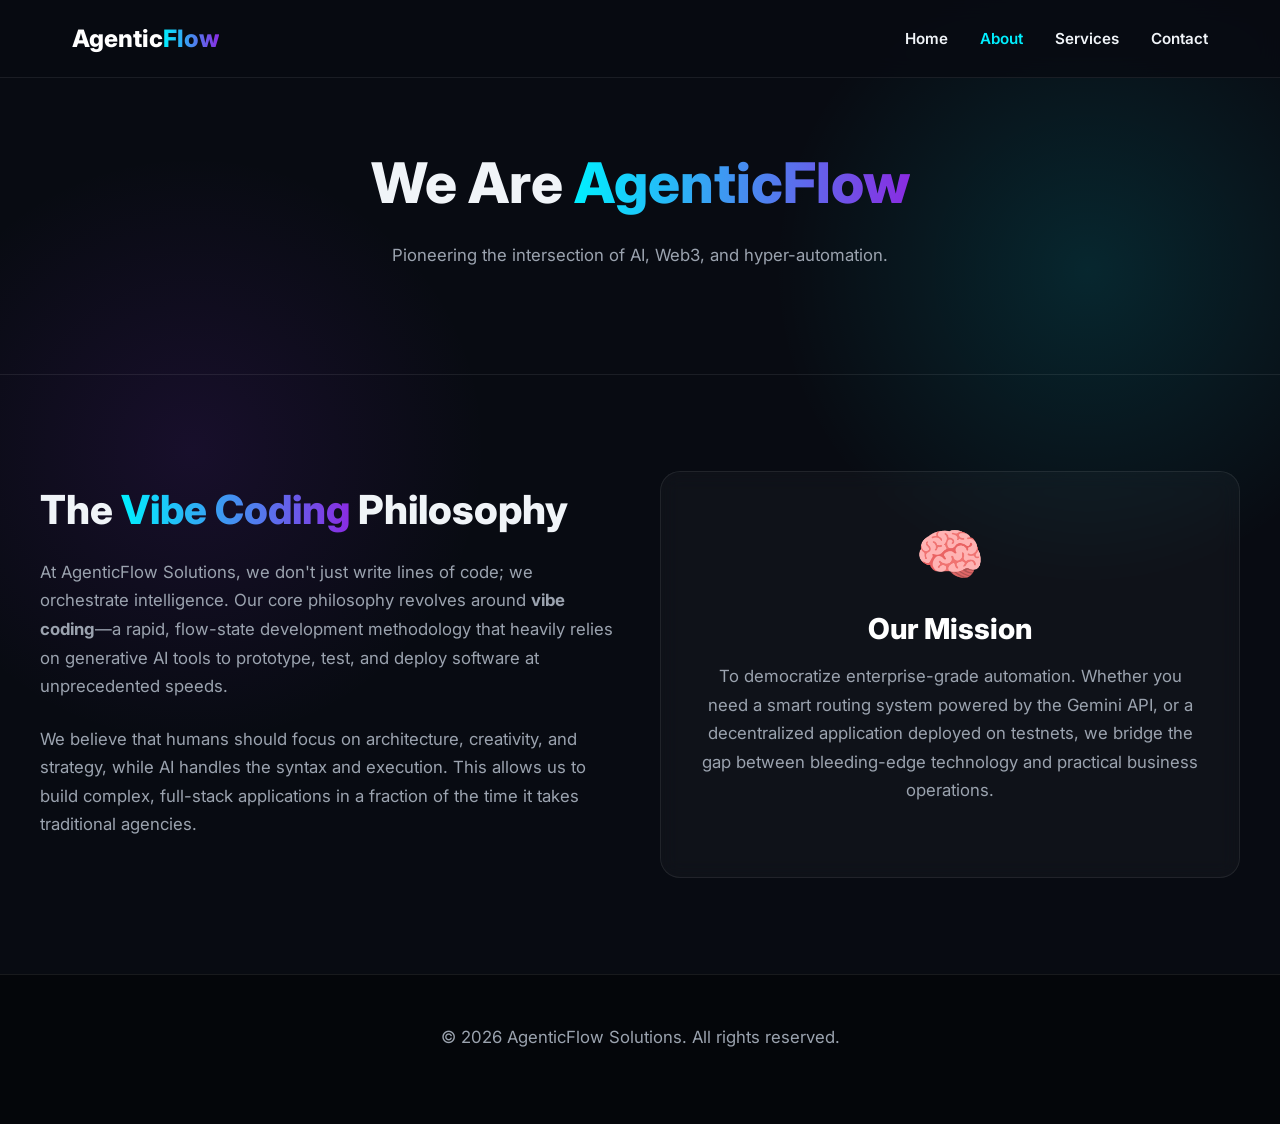
<file: about.html>
<!DOCTYPE html>
<html lang="en">
<head>
    <meta charset="UTF-8">
    <meta name="viewport" content="width=device-width, initial-scale=1.0">
    <title>About Us | AgenticFlow Solutions</title>
    <link href="https://fonts.googleapis.com/css2?family=Inter:wght@300;400;600;800&display=swap" rel="stylesheet">
    <link rel="stylesheet" href="style.css">
</head>
<body>
    <nav>
        <div class="container nav-content">
            <div class="logo">Agentic<span class="highlight">Flow</span></div>
            <div class="nav-links">
                <a href="index.html">Home</a>
                <a href="about.html" class="active">About</a>
                <a href="services.html">Services</a>
                <a href="contact.html">Contact</a>
            </div>
        </div>
    </nav>

    <header class="page-header hidden">
        <div class="container">
            <h1>We Are <span class="highlight">AgenticFlow</span></h1>
            <p>Pioneering the intersection of AI, Web3, and hyper-automation.</p>
        </div>
    </header>

    <section class="content-section container hidden">
        <div class="grid" style="grid-template-columns: 1fr 1fr; align-items: center;">
            <div>
                <h2 style="font-size: 2.5rem; margin-bottom: 1.5rem;">The <span class="highlight">Vibe Coding</span> Philosophy</h2>
                <p>At AgenticFlow Solutions, we don't just write lines of code; we orchestrate intelligence. Our core philosophy revolves around <strong>vibe coding</strong>—a rapid, flow-state development methodology that heavily relies on generative AI tools to prototype, test, and deploy software at unprecedented speeds.</p>
                <p>We believe that humans should focus on architecture, creativity, and strategy, while AI handles the syntax and execution. This allows us to build complex, full-stack applications in a fraction of the time it takes traditional agencies.</p>
            </div>
            <div class="card" style="text-align: center;">
                <div class="card-icon">🧠</div>
                <h3 style="margin-bottom: 1rem;">Our Mission</h3>
                <p>To democratize enterprise-grade automation. Whether you need a smart routing system powered by the Gemini API, or a decentralized application deployed on testnets, we bridge the gap between bleeding-edge technology and practical business operations.</p>
            </div>
        </div>
    </section>

    <footer><div class="container"><p>© 2026 AgenticFlow Solutions. All rights reserved.</p></div></footer>
    <script src="script.js"></script>
</body>
</html>
</file>
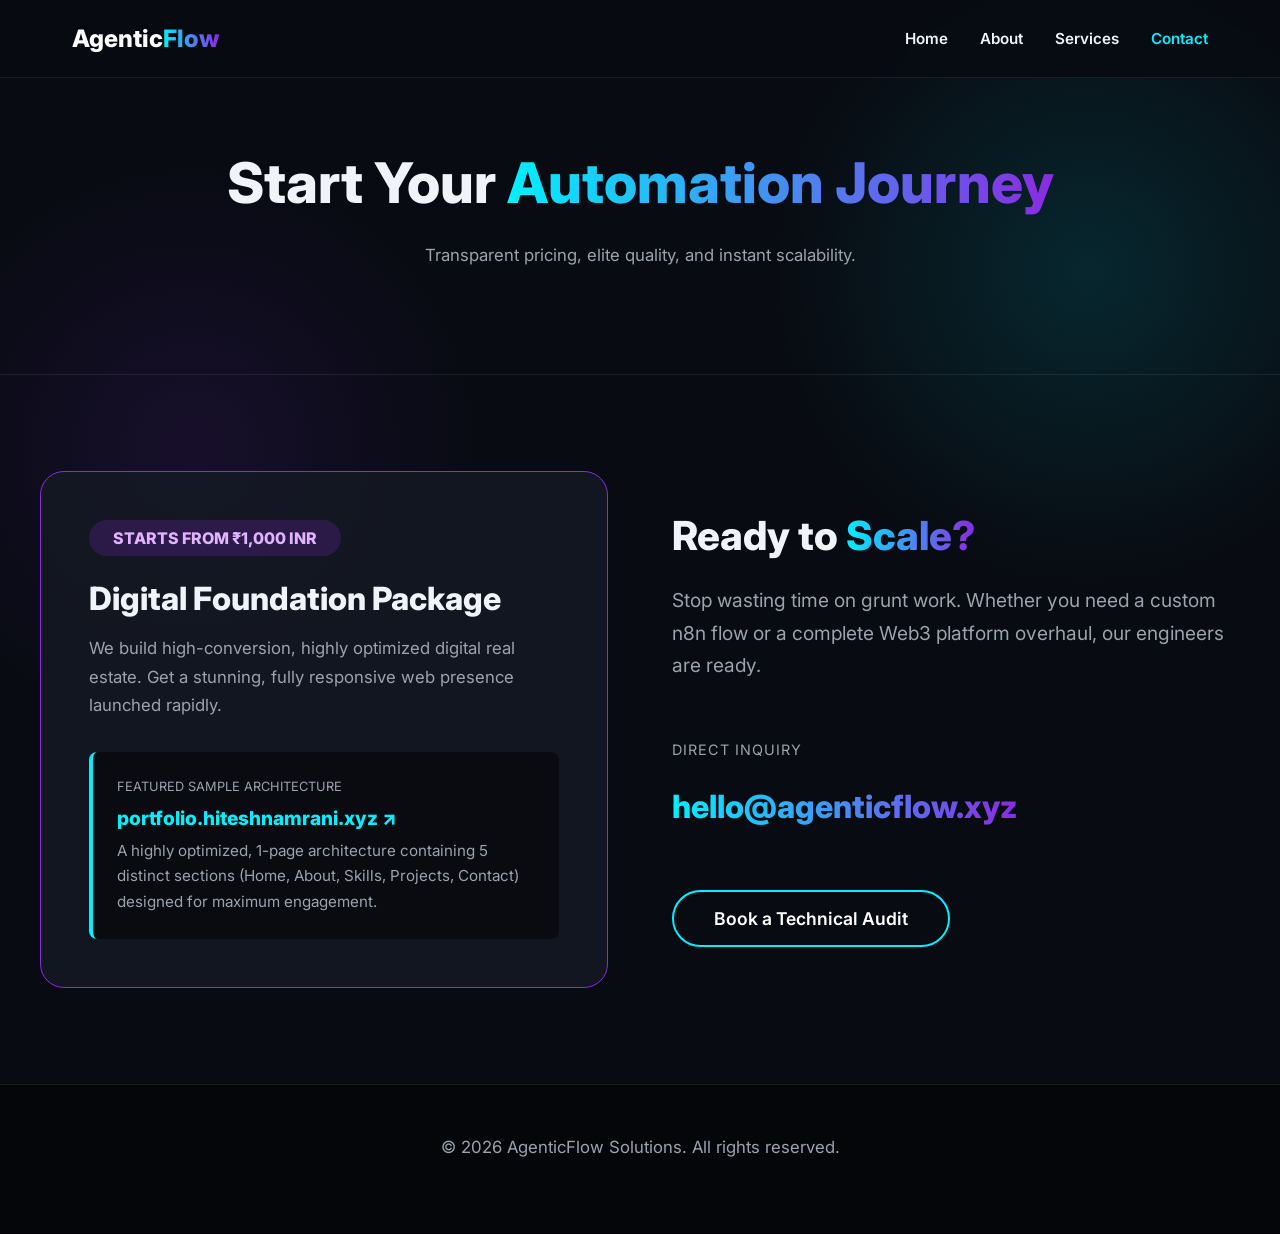
<file: contact.html>
<!DOCTYPE html>
<html lang="en">
<head>
    <meta charset="UTF-8">
    <meta name="viewport" content="width=device-width, initial-scale=1.0">
    <title>Contact & Pricing | AgenticFlow Solutions</title>
    <link href="https://fonts.googleapis.com/css2?family=Inter:wght@300;400;600;800&display=swap" rel="stylesheet">
    <link rel="stylesheet" href="style.css">
</head>
<body>
    <nav>
        <div class="container nav-content">
            <div class="logo">Agentic<span class="highlight">Flow</span></div>
            <div class="nav-links">
                <a href="index.html">Home</a>
                <a href="about.html">About</a>
                <a href="services.html">Services</a>
                <a href="contact.html" class="active">Contact</a>
            </div>
        </div>
    </nav>

    <header class="page-header hidden">
        <div class="container">
            <h1>Start Your <span class="highlight">Automation Journey</span></h1>
            <p>Transparent pricing, elite quality, and instant scalability.</p>
        </div>
    </header>

    <section class="content-section container">
        <div class="grid" style="grid-template-columns: 1fr 1fr; gap: 4rem;">
            
            <!-- PRICING & PORTFOLIO SIDE -->
            <div class="hidden">
                <div style="background: rgba(20,25,35,0.8); border: 1px solid var(--secondary); padding: 3rem; border-radius: 24px;">
                    <div style="background: rgba(138, 43, 226, 0.2); color: #e2b3ff; padding: 0.5rem 1.5rem; border-radius: 20px; font-weight: 800; display: inline-block; margin-bottom: 1.5rem;">
                        STARTS FROM ₹1,000 INR
                    </div>
                    <h2 style="font-size: 2rem; margin-bottom: 1rem;">Digital Foundation Package</h2>
                    <p>We build high-conversion, highly optimized digital real estate. Get a stunning, fully responsive web presence launched rapidly.</p>
                    
                    <div style="margin-top: 2rem; padding: 1.5rem; background: rgba(0, 0, 0, 0.5); border-left: 4px solid var(--primary); border-radius: 8px;">
                        <p style="font-size: 0.8rem; text-transform: uppercase; color: var(--text-muted); margin-bottom: 0.5rem;">Featured Sample Architecture</p>
                        <a href="https://portfolio.hiteshnamrani.xyz" target="_blank" style="font-size: 1.2rem; font-weight: 800; display: block; margin-bottom: 0.5rem;">portfolio.hiteshnamrani.xyz ↗</a>
                        <p style="font-size: 0.95rem; margin-bottom: 0;">A highly optimized, 1-page architecture containing 5 distinct sections (Home, About, Skills, Projects, Contact) designed for maximum engagement.</p>
                    </div>
                </div>
            </div>

            <!-- CONTACT DETAILS SIDE -->
            <div class="hidden" style="display: flex; flex-direction: column; justify-content: center;">
                <h2 style="font-size: 2.5rem; margin-bottom: 1.5rem;">Ready to <span class="highlight">Scale?</span></h2>
                <p style="font-size: 1.2rem;">Stop wasting time on grunt work. Whether you need a custom n8n flow or a complete Web3 platform overhaul, our engineers are ready.</p>
                
                <div style="margin-top: 2rem;">
                    <p style="font-size: 0.9rem; text-transform: uppercase; letter-spacing: 1px;">Direct Inquiry</p>
                    <a href="mailto:hello@agenticflow.xyz" class="highlight" style="font-size: 2rem; font-weight: 800;">hello@agenticflow.xyz</a>
                </div>
                
                <div style="margin-top: 3rem;">
                    <a href="mailto:hello@agenticflow.xyz" class="btn">Book a Technical Audit</a>
                </div>
            </div>

        </div>
    </section>

    <footer><div class="container"><p>© 2026 AgenticFlow Solutions. All rights reserved.</p></div></footer>
    <script src="script.js"></script>
</body>
</html>
</file>
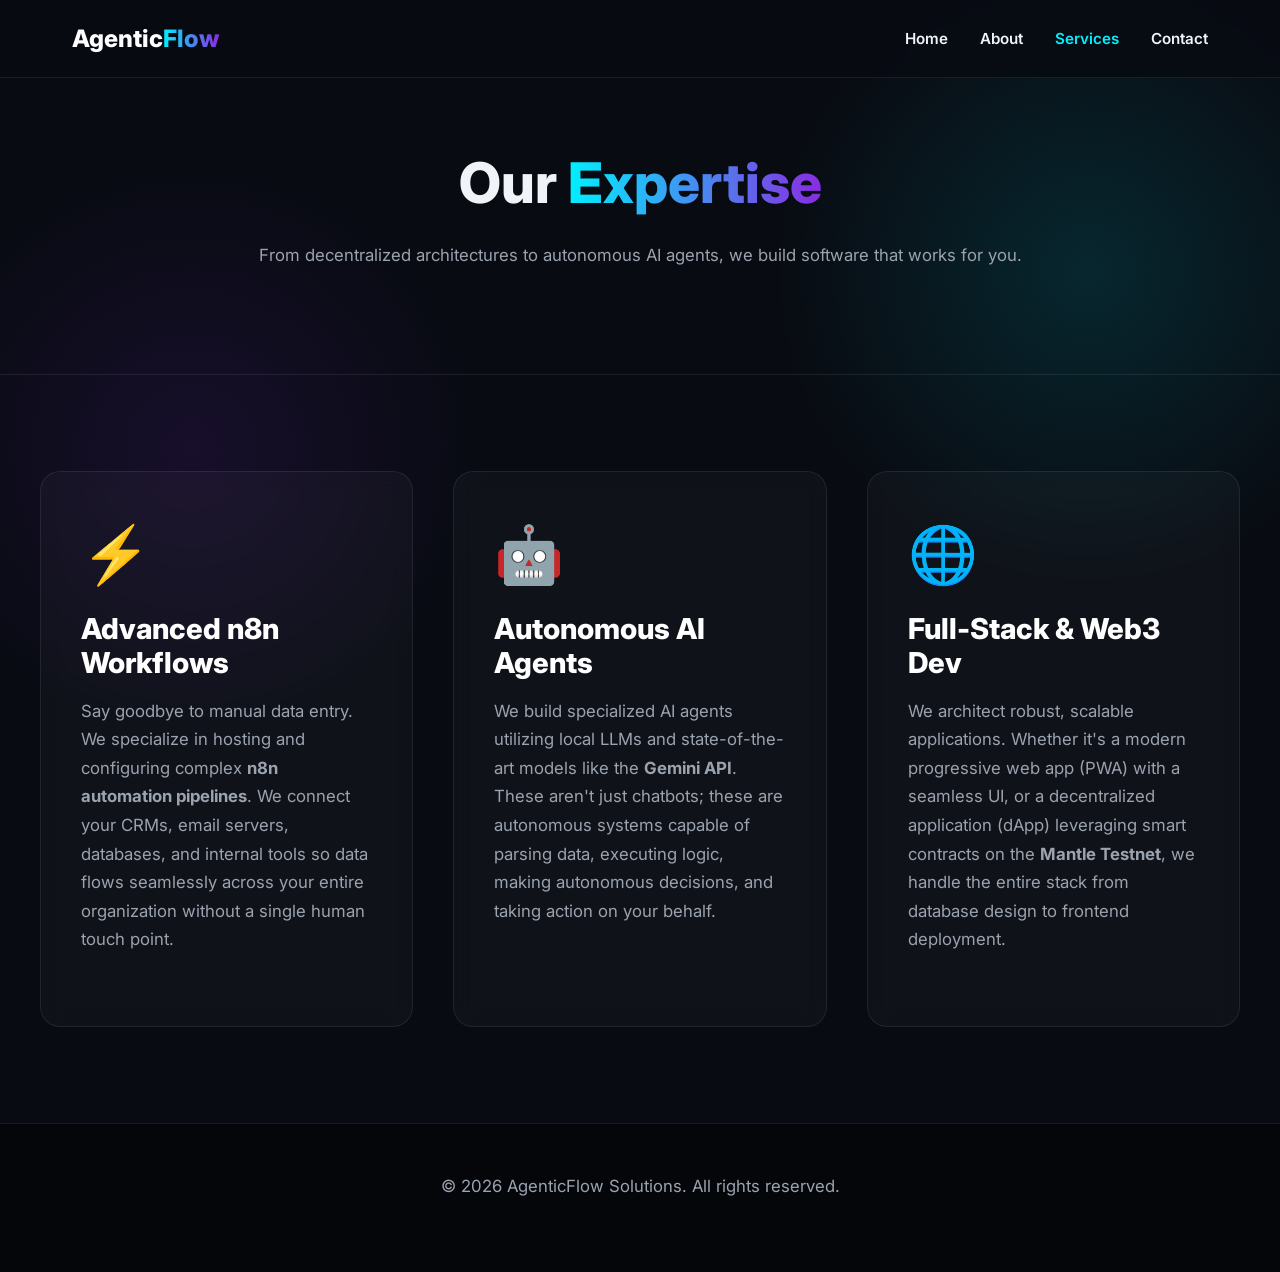
<file: services.html>
<!DOCTYPE html>
<html lang="en">
<head>
    <meta charset="UTF-8">
    <meta name="viewport" content="width=device-width, initial-scale=1.0">
    <title>Services | AgenticFlow Solutions</title>
    <link href="https://fonts.googleapis.com/css2?family=Inter:wght@300;400;600;800&display=swap" rel="stylesheet">
    <link rel="stylesheet" href="style.css">
</head>
<body>
    <nav>
        <div class="container nav-content">
            <div class="logo">Agentic<span class="highlight">Flow</span></div>
            <div class="nav-links">
                <a href="index.html">Home</a>
                <a href="about.html">About</a>
                <a href="services.html" class="active">Services</a>
                <a href="contact.html">Contact</a>
            </div>
        </div>
    </nav>

    <header class="page-header hidden">
        <div class="container">
            <h1>Our <span class="highlight">Expertise</span></h1>
            <p>From decentralized architectures to autonomous AI agents, we build software that works for you.</p>
        </div>
    </header>

    <section class="content-section container">
        <div class="grid">
            <div class="card hidden">
                <div class="card-icon">⚡</div>
                <h3>Advanced n8n Workflows</h3>
                <p>Say goodbye to manual data entry. We specialize in hosting and configuring complex <strong>n8n automation pipelines</strong>. We connect your CRMs, email servers, databases, and internal tools so data flows seamlessly across your entire organization without a single human touch point.</p>
            </div>
            <div class="card hidden" style="transition-delay: 150ms;">
                <div class="card-icon">🤖</div>
                <h3>Autonomous AI Agents</h3>
                <p>We build specialized AI agents utilizing local LLMs and state-of-the-art models like the <strong>Gemini API</strong>. These aren't just chatbots; these are autonomous systems capable of parsing data, executing logic, making autonomous decisions, and taking action on your behalf.</p>
            </div>
            <div class="card hidden" style="transition-delay: 300ms;">
                <div class="card-icon">🌐</div>
                <h3>Full-Stack & Web3 Dev</h3>
                <p>We architect robust, scalable applications. Whether it's a modern progressive web app (PWA) with a seamless UI, or a decentralized application (dApp) leveraging smart contracts on the <strong>Mantle Testnet</strong>, we handle the entire stack from database design to frontend deployment.</p>
            </div>
        </div>
    </section>

    <footer><div class="container"><p>© 2026 AgenticFlow Solutions. All rights reserved.</p></div></footer>
    <script src="script.js"></script>
</body>
</html>
</file>
<file: style.css>
/* --- CSS VARIABLES & RESET --- */
:root {
    --bg-color: #080b12;
    --surface-color: rgba(255, 255, 255, 0.03);
    --surface-border: rgba(255, 255, 255, 0.08);
    --primary: #00f0ff;
    --secondary: #8a2be2;
    --text-main: #f0f4f8;
    --text-muted: #9ba3af;
}

* { margin: 0; padding: 0; box-sizing: border-box; font-family: 'Inter', sans-serif; }

body {
    background-color: var(--bg-color); color: var(--text-main); overflow-x: hidden;
    background-image: 
        radial-gradient(circle at 15% 50%, rgba(138, 43, 226, 0.12), transparent 25%),
        radial-gradient(circle at 85% 30%, rgba(0, 240, 255, 0.12), transparent 25%);
    background-attachment: fixed;
    display: flex; flex-direction: column; min-height: 100vh;
}

h1, h2, h3 { font-weight: 800; line-height: 1.2; }
p { line-height: 1.7; color: var(--text-muted); margin-bottom: 1.5rem; font-size: 1.05rem; }
a { text-decoration: none; color: var(--primary); transition: 0.3s ease; }

.container { max-width: 1200px; margin: 0 auto; padding: 0 2rem; }
.highlight { background: linear-gradient(90deg, var(--primary), var(--secondary)); -webkit-background-clip: text; -webkit-text-fill-color: transparent; }

/* --- ANIMATIONS --- */
@keyframes float { 0%, 100% { transform: translateY(0); } 50% { transform: translateY(-15px); } }
@keyframes glowPulse { 0%, 100% { box-shadow: 0 0 15px rgba(0, 240, 255, 0.2); } 50% { box-shadow: 0 0 30px rgba(0, 240, 255, 0.5); } }

.hidden { opacity: 0; transform: translateY(40px); transition: all 0.8s cubic-bezier(0.5, 0, 0, 1); }
.show { opacity: 1; transform: translateY(0); }

/* --- NAVBAR --- */
nav {
    position: fixed; top: 0; width: 100%; padding: 1.5rem 0;
    background: rgba(8, 11, 18, 0.85); backdrop-filter: blur(12px);
    border-bottom: 1px solid var(--surface-border); z-index: 1000;
}
.nav-content { display: flex; justify-content: space-between; align-items: center; }
.logo { font-size: 1.5rem; font-weight: 800; color: #fff; }
.nav-links { display: flex; gap: 2rem; }
.nav-links a { color: var(--text-main); font-weight: 600; font-size: 0.95rem; }
.nav-links a:hover, .nav-links a.active { color: var(--primary); }

/* --- BUTTONS --- */
.btn {
    display: inline-block; padding: 1rem 2.5rem; font-size: 1.1rem; font-weight: 600;
    color: #fff; border: 2px solid var(--primary); border-radius: 30px; cursor: pointer;
    transition: all 0.3s ease; animation: glowPulse 3s infinite; margin-top: 1rem;
}
.btn:hover { background: var(--primary); color: #000; transform: scale(1.05); }

/* --- PAGE LAYOUTS --- */
.page-header { padding: 150px 0 80px; text-align: center; border-bottom: 1px solid var(--surface-border); }
.page-header h1 { font-size: 3.5rem; margin-bottom: 1.5rem; }
.content-section { padding: 6rem 0; }

.grid { display: grid; grid-template-columns: repeat(auto-fit, minmax(320px, 1fr)); gap: 2.5rem; }
.card {
    background: var(--surface-color); border: 1px solid var(--surface-border);
    padding: 3rem 2.5rem; border-radius: 20px; backdrop-filter: blur(10px);
    transition: transform 0.4s ease, border-color 0.4s ease;
}
.card:hover { transform: translateY(-10px); border-color: var(--primary); background: rgba(255, 255, 255, 0.05); }
.card-icon { font-size: 3.5rem; margin-bottom: 1.5rem; display: inline-block; animation: float 6s ease-in-out infinite; }
.card h3 { font-size: 1.8rem; margin-bottom: 1rem; color: #fff; }

/* --- FOOTER --- */
footer { margin-top: auto; background: #04060a; padding: 3rem 0; text-align: center; border-top: 1px solid var(--surface-border); }
</file>
